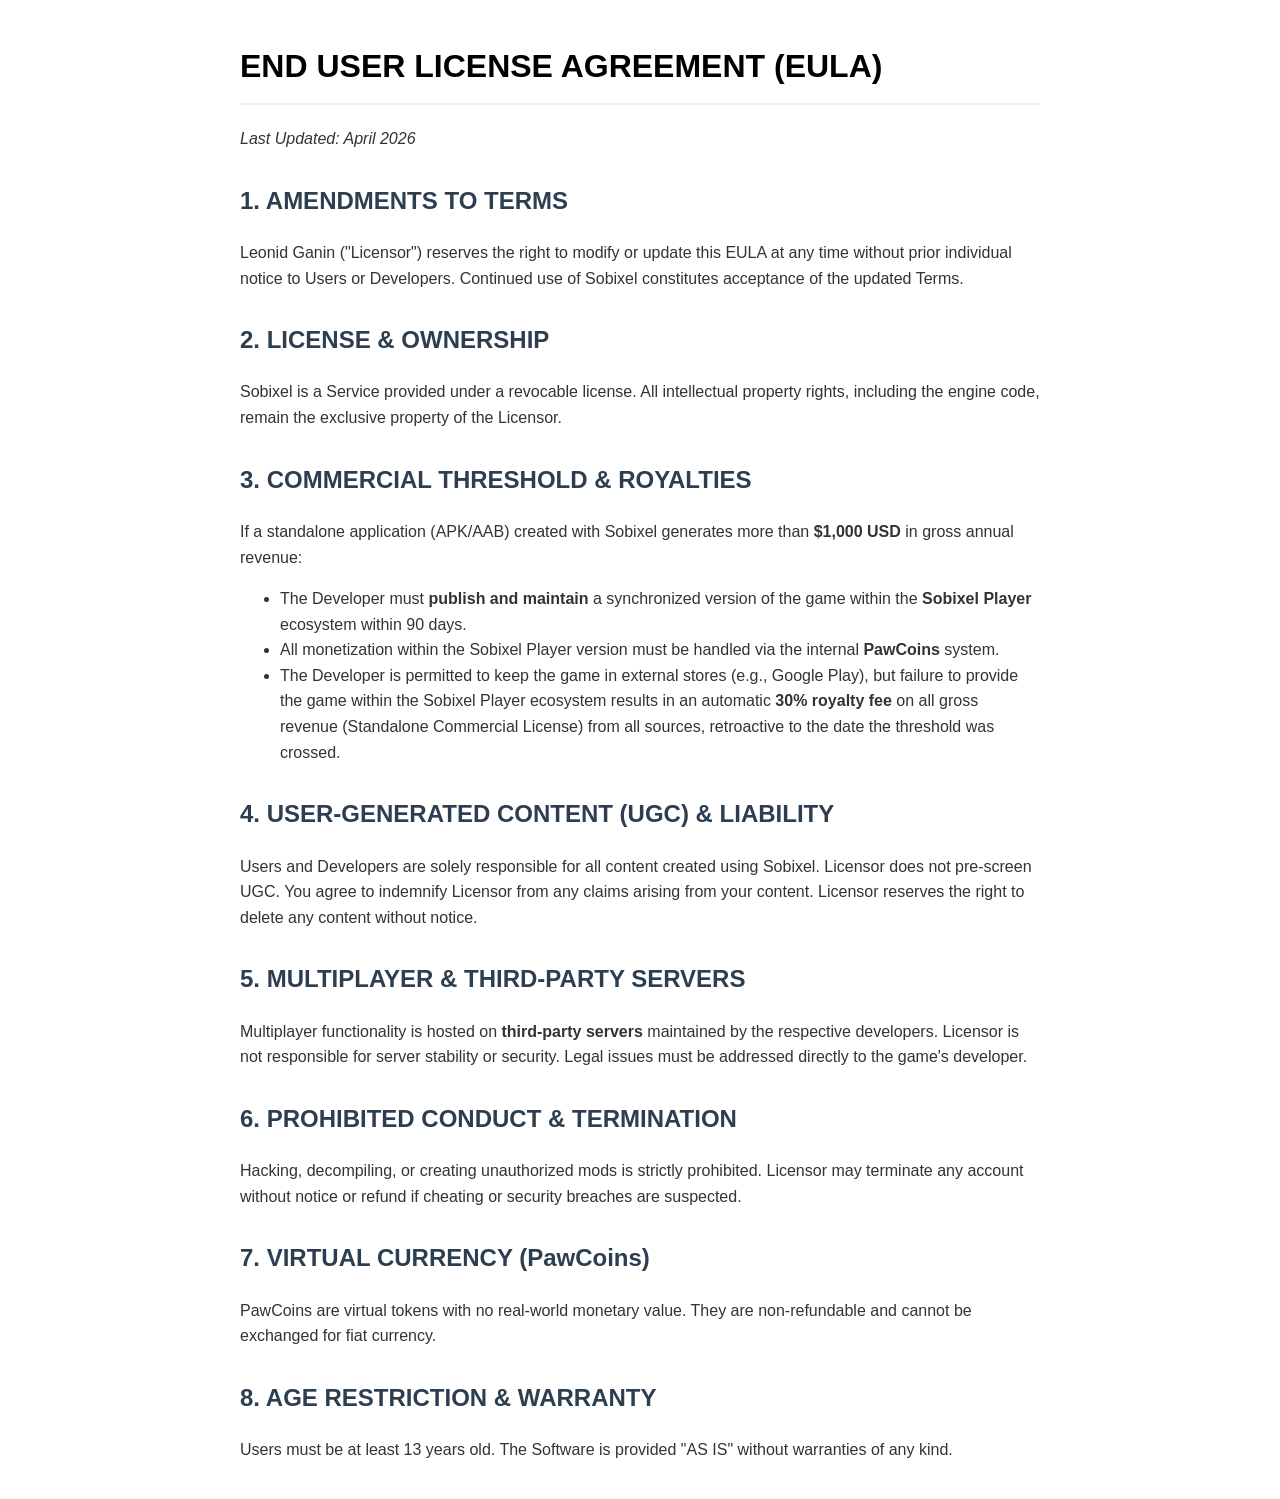
<file: eula.html>
<!DOCTYPE html>
<html lang="en">
<head>
    <meta charset="UTF-8">
    <meta name="viewport" content="width=device-width, initial-scale=1.0">
    <title>Sobixel - EULA</title>
    <style>
        body { font-family: sans-serif; line-height: 1.6; color: #333; padding: 20px; max-width: 800px; margin: auto; }
        h1 { color: #000; border-bottom: 2px solid #eee; padding-bottom: 10px; }
        h2 { color: #2c3e50; margin-top: 30px; }
        .legal-box { background: #f9f9f9; border: 1px solid #ddd; padding: 15px; border-radius: 5px; font-size: 0.9em; }
    </style>
</head>
<body>
    <h1>END USER LICENSE AGREEMENT (EULA)</h1>
    <p><em>Last Updated: April 2026</em></p>

    <h2>1. AMENDMENTS TO TERMS</h2>
    <p>Leonid Ganin ("Licensor") reserves the right to modify or update this EULA at any time without prior individual notice to Users or Developers. Continued use of Sobixel constitutes acceptance of the updated Terms.</p>

    <h2>2. LICENSE & OWNERSHIP</h2>
    <p>Sobixel is a Service provided under a revocable license. All intellectual property rights, including the engine code, remain the exclusive property of the Licensor.</p>

    <h2>3. COMMERCIAL THRESHOLD & ROYALTIES</h2>
    <p>If a standalone application (APK/AAB) created with Sobixel generates more than <strong>$1,000 USD</strong> in gross annual revenue:</p>
    <ul>
        <li>The Developer must <strong>publish and maintain</strong> a synchronized version of the game within the <strong>Sobixel Player</strong> ecosystem within 90 days.</li>
        <li>All monetization within the Sobixel Player version must be handled via the internal <strong>PawCoins</strong> system.</li>
        <li>The Developer is permitted to keep the game in external stores (e.g., Google Play), but failure to provide the game within the Sobixel Player ecosystem results in an automatic <strong>30% royalty fee</strong> on all gross revenue (Standalone Commercial License) from all sources, retroactive to the date the threshold was crossed.</li>
    </ul>

    <h2>4. USER-GENERATED CONTENT (UGC) & LIABILITY</h2>
    <p>Users and Developers are solely responsible for all content created using Sobixel. Licensor does not pre-screen UGC. You agree to indemnify Licensor from any claims arising from your content. Licensor reserves the right to delete any content without notice.</p>

    <h2>5. MULTIPLAYER & THIRD-PARTY SERVERS</h2>
    <p>Multiplayer functionality is hosted on <strong>third-party servers</strong> maintained by the respective developers. Licensor is not responsible for server stability or security. Legal issues must be addressed directly to the game's developer.</p>

    <h2>6. PROHIBITED CONDUCT & TERMINATION</h2>
    <p>Hacking, decompiling, or creating unauthorized mods is strictly prohibited. Licensor may terminate any account without notice or refund if cheating or security breaches are suspected.</p>

    <h2>7. VIRTUAL CURRENCY (PawCoins)</h2>
    <p>PawCoins are virtual tokens with no real-world monetary value. They are non-refundable and cannot be exchanged for fiat currency.</p>

    <h2>8. AGE RESTRICTION & WARRANTY</h2>
    <p>Users must be at least 13 years old. The Software is provided "AS IS" without warranties of any kind.</p>
</body>
</html>
</file>
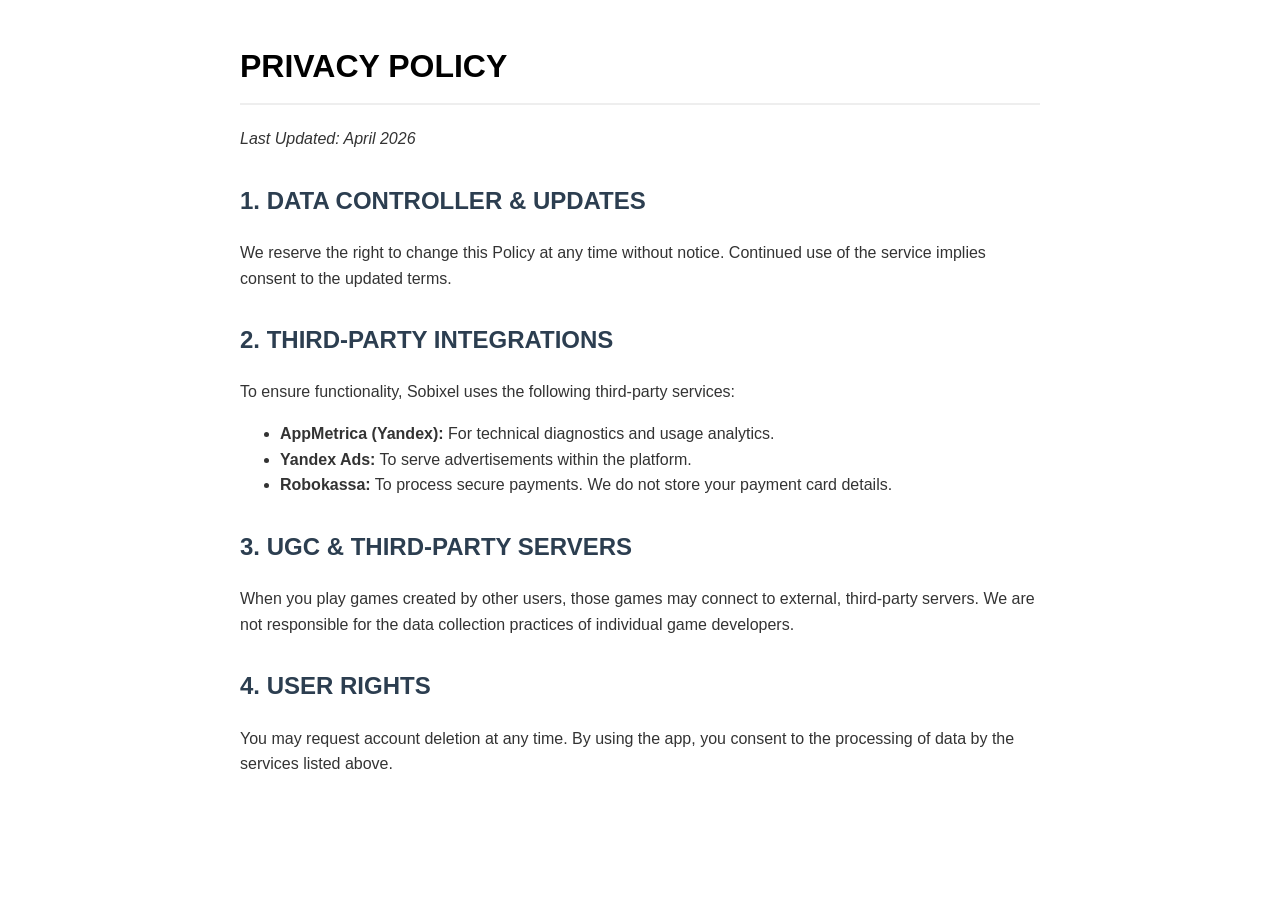
<file: privacy.html>
<!DOCTYPE html>
<html lang="en">
<head>
    <meta charset="UTF-8">
    <meta name="viewport" content="width=device-width, initial-scale=1.0">
    <title>Sobixel - Privacy Policy</title>
    <style>
        body { font-family: sans-serif; line-height: 1.6; color: #333; padding: 20px; max-width: 800px; margin: auto; }
        h1 { color: #000; border-bottom: 2px solid #eee; padding-bottom: 10px; }
        h2 { color: #2c3e50; margin-top: 30px; }
    </style>
</head>
<body>
    <h1>PRIVACY POLICY</h1>
    <p><em>Last Updated: April 2026</em></p>

    <h2>1. DATA CONTROLLER & UPDATES</h2>
    <p>We reserve the right to change this Policy at any time without notice. Continued use of the service implies consent to the updated terms.</p>

    <h2>2. THIRD-PARTY INTEGRATIONS</h2>
    <p>To ensure functionality, Sobixel uses the following third-party services:</p>
    <ul>
        <li><strong>AppMetrica (Yandex):</strong> For technical diagnostics and usage analytics.</li>
        <li><strong>Yandex Ads:</strong> To serve advertisements within the platform.</li>
        <li><strong>Robokassa:</strong> To process secure payments. We do not store your payment card details.</li>
    </ul>

    <h2>3. UGC & THIRD-PARTY SERVERS</h2>
    <p>When you play games created by other users, those games may connect to external, third-party servers. We are not responsible for the data collection practices of individual game developers.</p>

    <h2>4. USER RIGHTS</h2>
    <p>You may request account deletion at any time. By using the app, you consent to the processing of data by the services listed above.</p>
</body>
</html>
</file>
